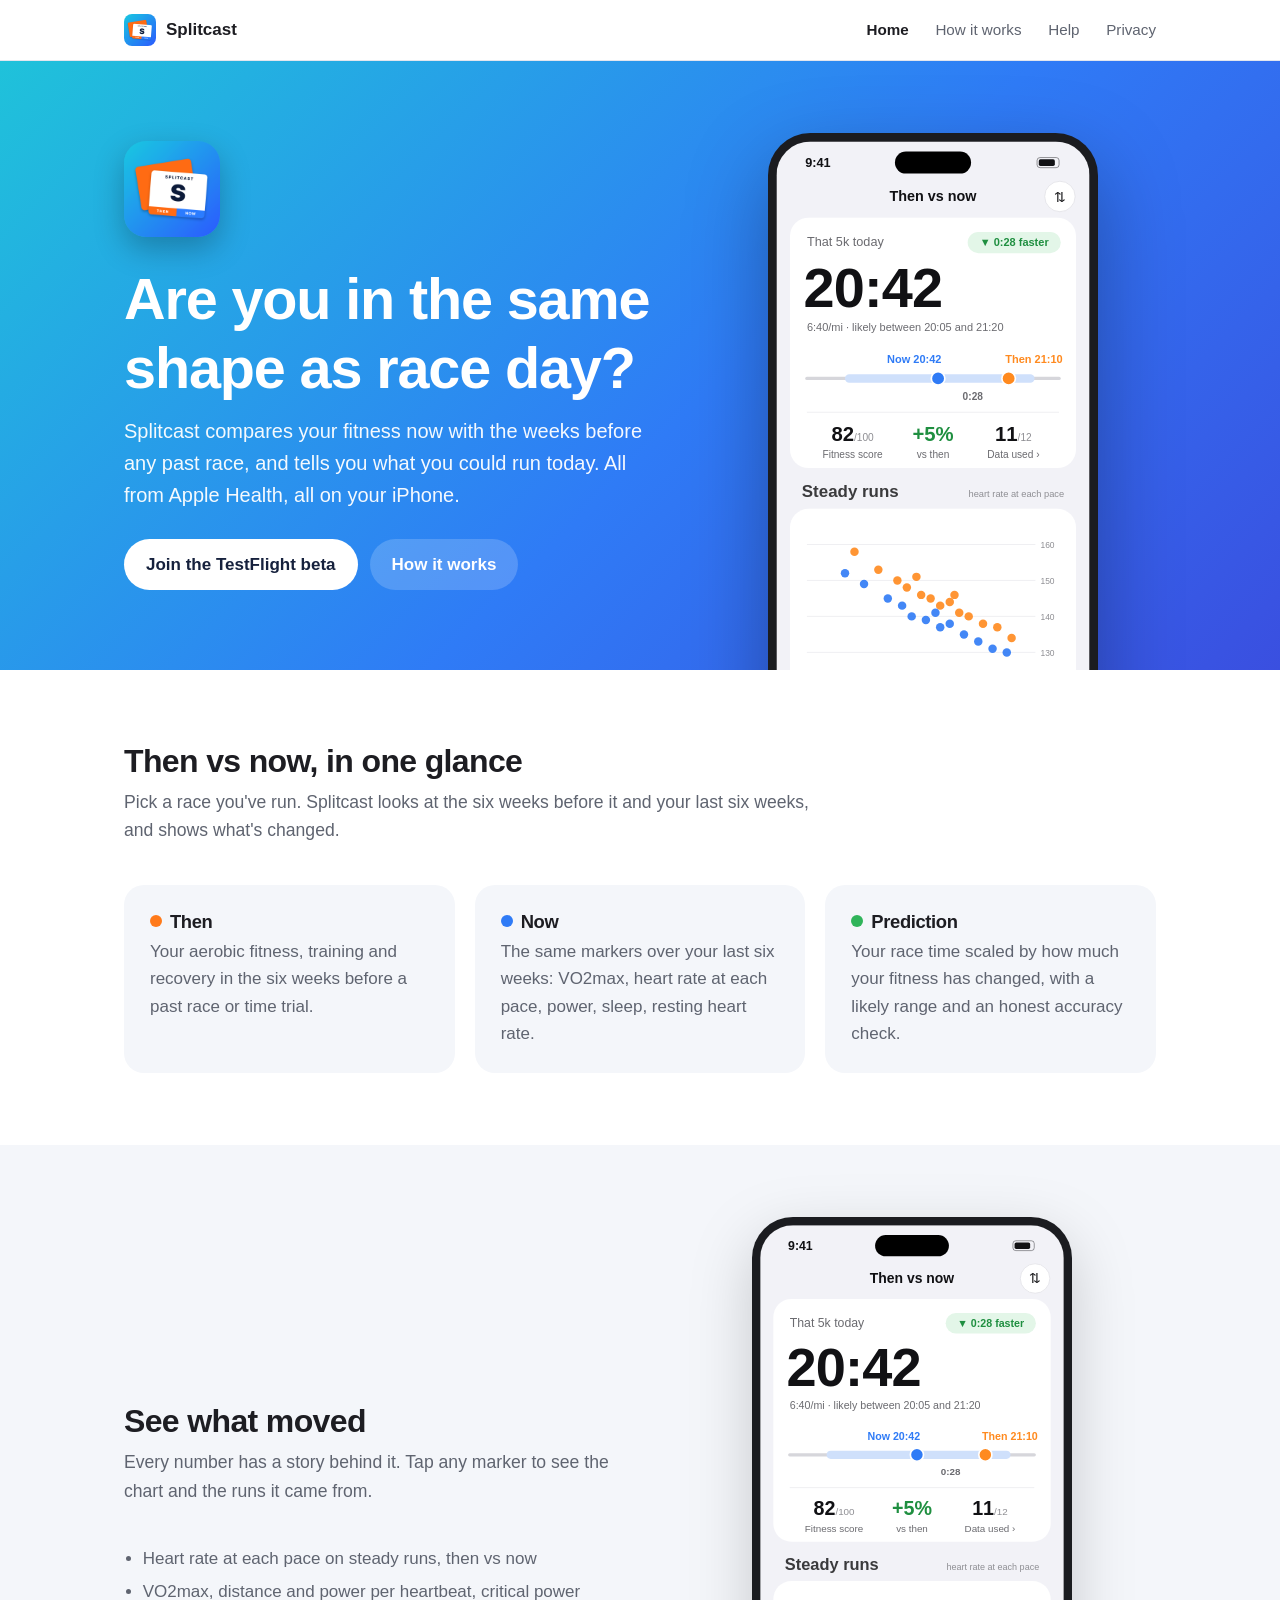
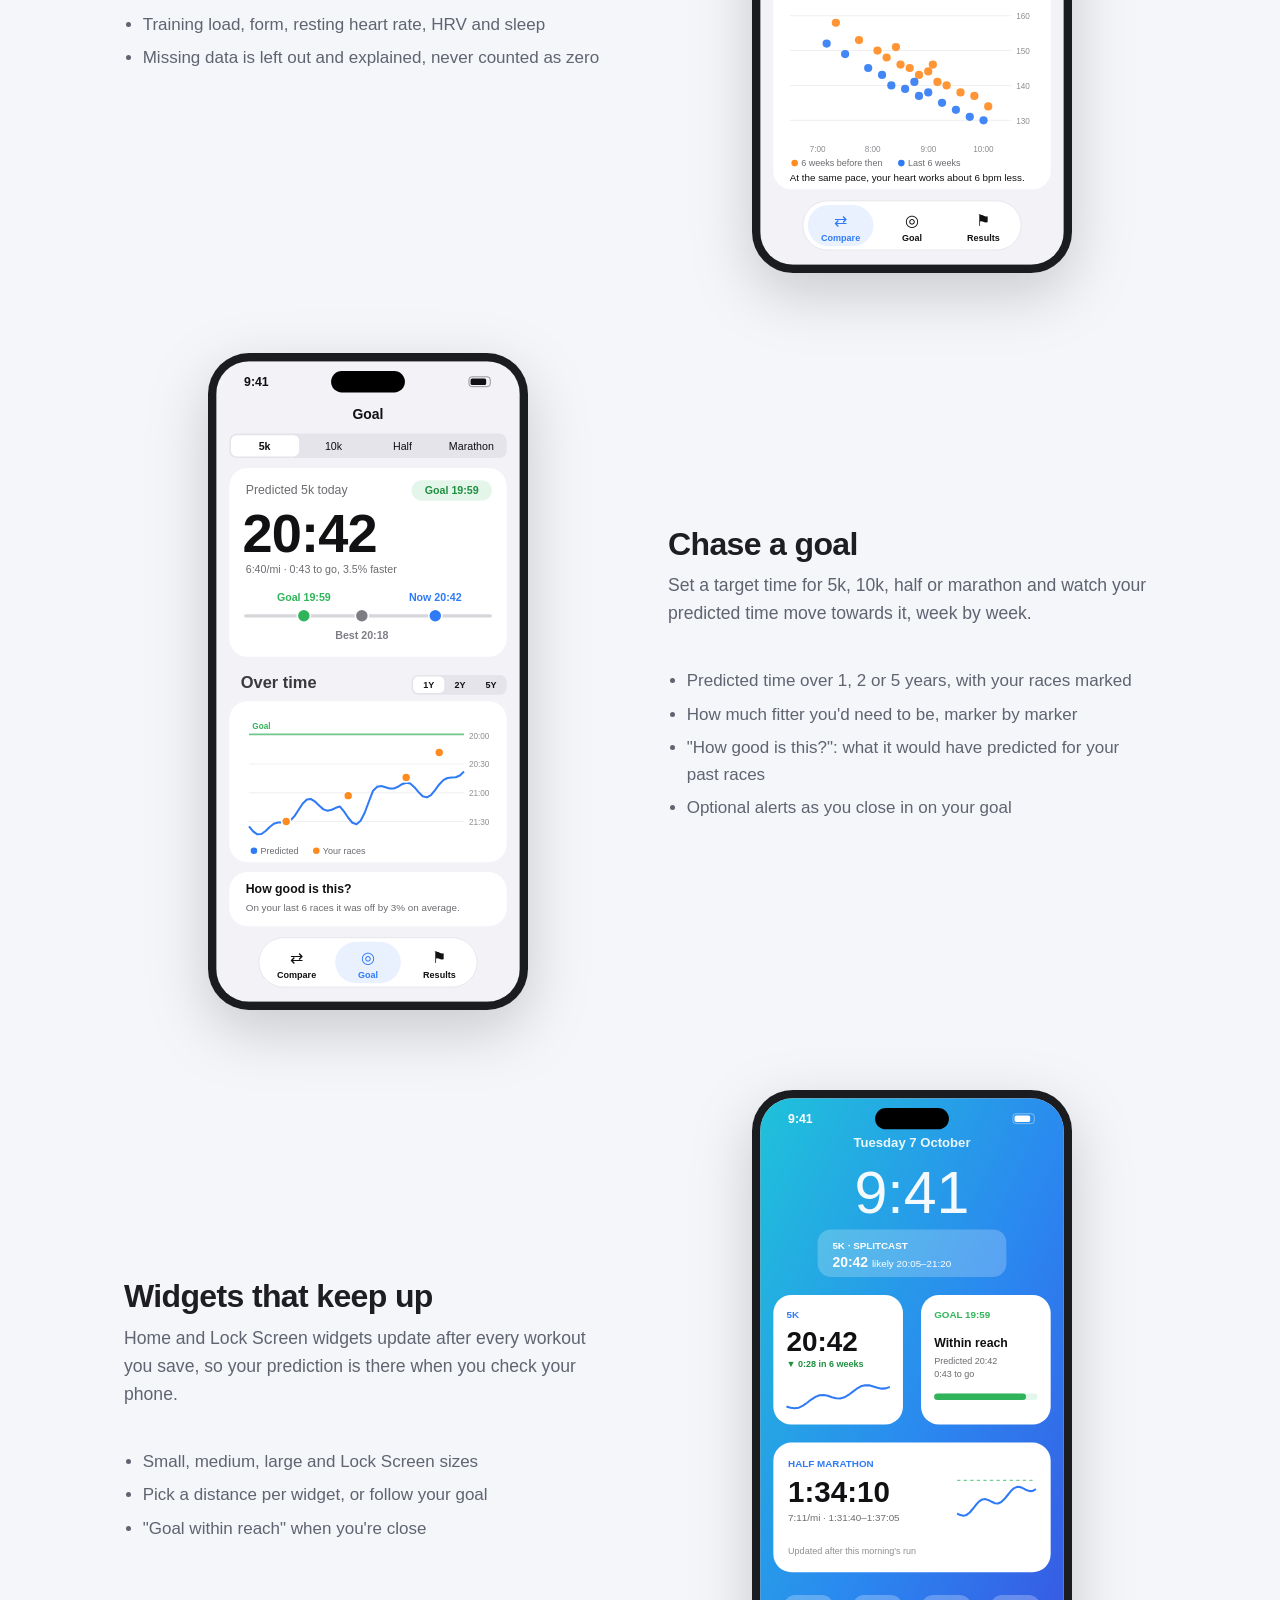
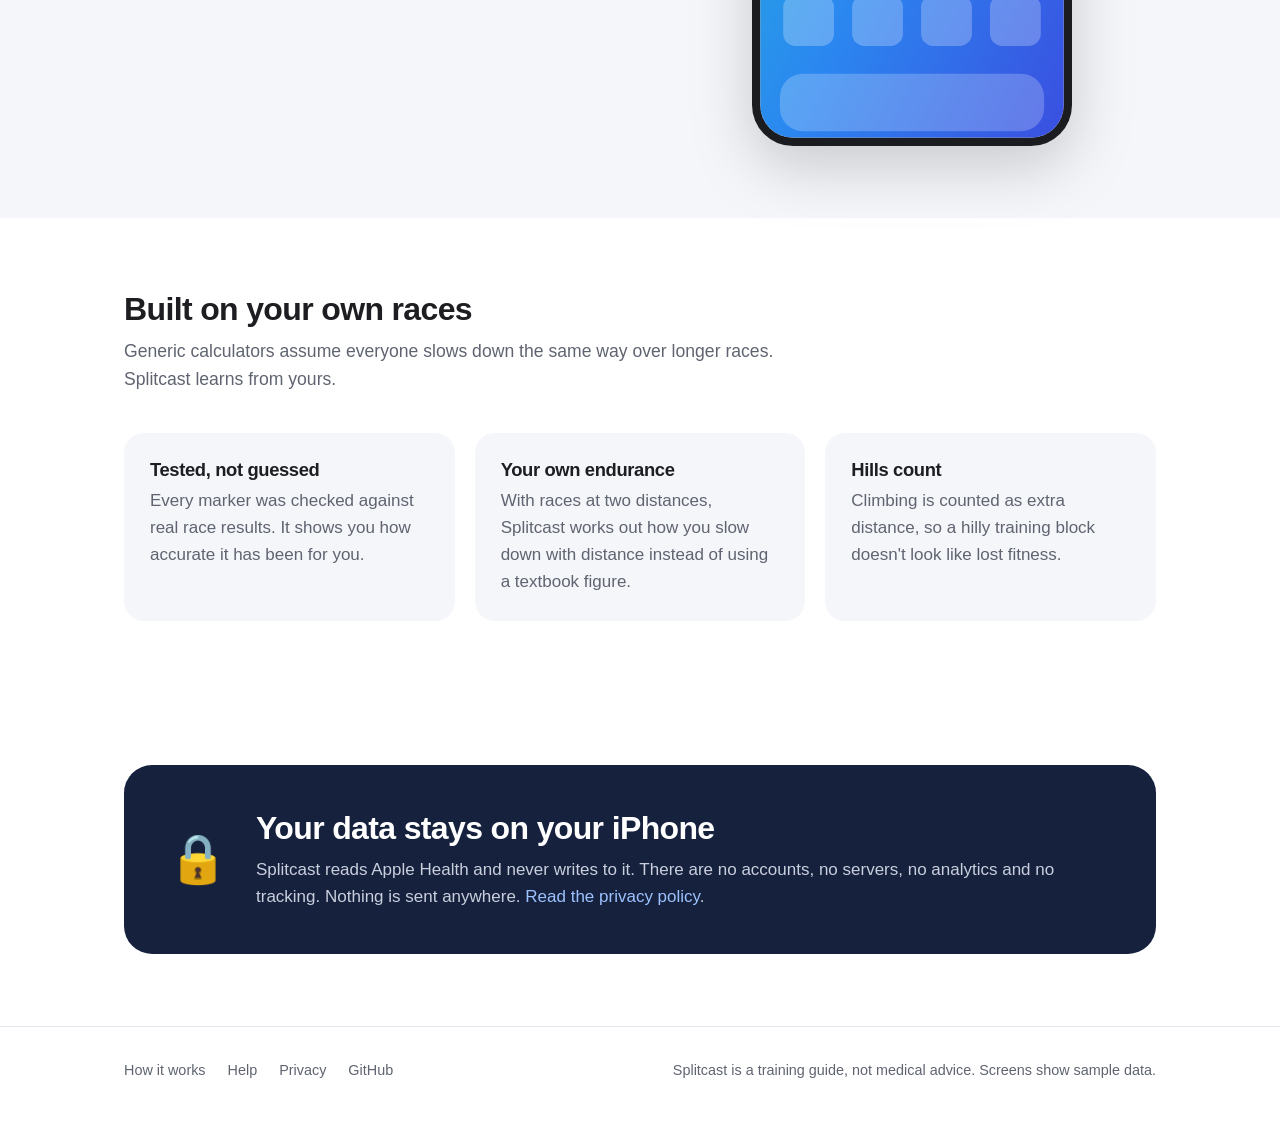
<file: site/index.html>
<!doctype html>
<html lang="en-GB">
<head>
  <meta charset="utf-8">
  <meta name="viewport" content="width=device-width, initial-scale=1">
  <title>Splitcast: race predictor for iPhone</title>
  <meta name="description" content="Compare your running fitness now with the weeks before a past race, and see what you could run today. Everything is worked out on your iPhone from Apple Health.">
  <meta property="og:title" content="Splitcast: race predictor">
  <meta property="og:description" content="Then vs now: compare your fitness with any past race and predict your time today. Private, on-device, from Apple Health.">
  <meta property="og:image" content="assets/icon.png">
  <link rel="icon" href="assets/favicon.png">
  <link rel="apple-touch-icon" href="assets/apple-touch-icon.png">
  <link rel="stylesheet" href="assets/style.css">
</head>
<body>
  <header class="site-header">
    <div class="wrap">
      <a class="brand" href="index.html"><img src="assets/icon.png" alt=""><span>Splitcast</span></a>
      <nav>
        <a href="index.html" aria-current="page">Home</a>
        <a href="how-it-works.html">How it works</a>
        <a href="help.html">Help</a>
        <a href="privacy.html">Privacy</a>
      </nav>
    </div>
  </header>

  <div class="hero">
    <div class="wrap">
      <div>
        <img class="hero-icon" src="assets/icon.png" alt="Splitcast app icon">
        <h1>Are you in the same shape as race day?</h1>
        <p class="lead">Splitcast compares your fitness now with the weeks before any past race, and tells you what you could run today. All from Apple Health, all on your iPhone.</p>
        <div class="buttons">
          <a class="button" href="#">Join the TestFlight beta</a>
          <a class="button ghost" href="how-it-works.html">How it works</a>
        </div>
      </div>
      <div class="hero-phone">
        <img src="assets/screens/compare.svg" alt="The Compare screen: a predicted 5k of 20:42, 28 seconds faster than the race it is compared with">
      </div>
    </div>
  </div>

  <section>
    <div class="wrap">
      <h2>Then vs now, in one glance</h2>
      <p class="section-intro">Pick a race you've run. Splitcast looks at the six weeks before it and your last six weeks, and shows what's changed.</p>
      <div class="features">
        <div class="feature">
          <h3><span class="dot then"></span>Then</h3>
          <p>Your aerobic fitness, training and recovery in the six weeks before a past race or time trial.</p>
        </div>
        <div class="feature">
          <h3><span class="dot now"></span>Now</h3>
          <p>The same markers over your last six weeks: VO2max, heart rate at each pace, power, sleep, resting heart rate.</p>
        </div>
        <div class="feature">
          <h3><span class="dot goal"></span>Prediction</h3>
          <p>Your race time scaled by how much your fitness has changed, with a likely range and an honest accuracy check.</p>
        </div>
      </div>
    </div>
  </section>

  <section class="alt">
    <div class="wrap">
      <div class="showcase">
        <div>
          <h2>See what moved</h2>
          <p class="section-intro">Every number has a story behind it. Tap any marker to see the chart and the runs it came from.</p>
          <ul>
            <li>Heart rate at each pace on steady runs, then vs now</li>
            <li>VO2max, distance and power per heartbeat, critical power</li>
            <li>Training load, form, resting heart rate, HRV and sleep</li>
            <li>Missing data is left out and explained, never counted as zero</li>
          </ul>
        </div>
        <img src="assets/screens/compare.svg" alt="Compare screen with a heart rate at each pace chart">
      </div>

      <div class="showcase flip">
        <div>
          <h2>Chase a goal</h2>
          <p class="section-intro">Set a target time for 5k, 10k, half or marathon and watch your predicted time move towards it, week by week.</p>
          <ul>
            <li>Predicted time over 1, 2 or 5 years, with your races marked</li>
            <li>How much fitter you'd need to be, marker by marker</li>
            <li>"How good is this?": what it would have predicted for your past races</li>
            <li>Optional alerts as you close in on your goal</li>
          </ul>
        </div>
        <img src="assets/screens/goal.svg" alt="Goal screen with a predicted 5k of 20:42 against a goal of 19:59">
      </div>

      <div class="showcase">
        <div>
          <h2>Widgets that keep up</h2>
          <p class="section-intro">Home and Lock Screen widgets update after every workout you save, so your prediction is there when you check your phone.</p>
          <ul>
            <li>Small, medium, large and Lock Screen sizes</li>
            <li>Pick a distance per widget, or follow your goal</li>
            <li>"Goal within reach" when you're close</li>
          </ul>
        </div>
        <img src="assets/screens/widgets.svg" alt="Splitcast widgets on the Lock Screen and Home Screen">
      </div>
    </div>
  </section>

  <section>
    <div class="wrap">
      <h2>Built on your own races</h2>
      <p class="section-intro">Generic calculators assume everyone slows down the same way over longer races. Splitcast learns from yours.</p>
      <div class="features">
        <div class="feature">
          <h3>Tested, not guessed</h3>
          <p>Every marker was checked against real race results. It shows you how accurate it has been for you.</p>
        </div>
        <div class="feature">
          <h3>Your own endurance</h3>
          <p>With races at two distances, Splitcast works out how you slow down with distance instead of using a textbook figure.</p>
        </div>
        <div class="feature">
          <h3>Hills count</h3>
          <p>Climbing is counted as extra distance, so a hilly training block doesn't look like lost fitness.</p>
        </div>
      </div>
    </div>
  </section>

  <section>
    <div class="wrap">
      <div class="privacy-band">
        <div class="lock" aria-hidden="true">🔒</div>
        <div>
          <h2>Your data stays on your iPhone</h2>
          <p>Splitcast reads Apple Health and never writes to it. There are no accounts, no servers, no analytics and no tracking. Nothing is sent anywhere. <a href="privacy.html">Read the privacy policy</a>.</p>
        </div>
      </div>
    </div>
  </section>

  <footer class="site-footer">
    <div class="wrap">
      <div>
        <a href="how-it-works.html">How it works</a>
        <a href="help.html">Help</a>
        <a href="privacy.html">Privacy</a>
        <a href="https://github.com/jamescoverdale/SplitCast">GitHub</a>
      </div>
      <div>Splitcast is a training guide, not medical advice. Screens show sample data.</div>
    </div>
  </footer>
</body>
</html>
</file>
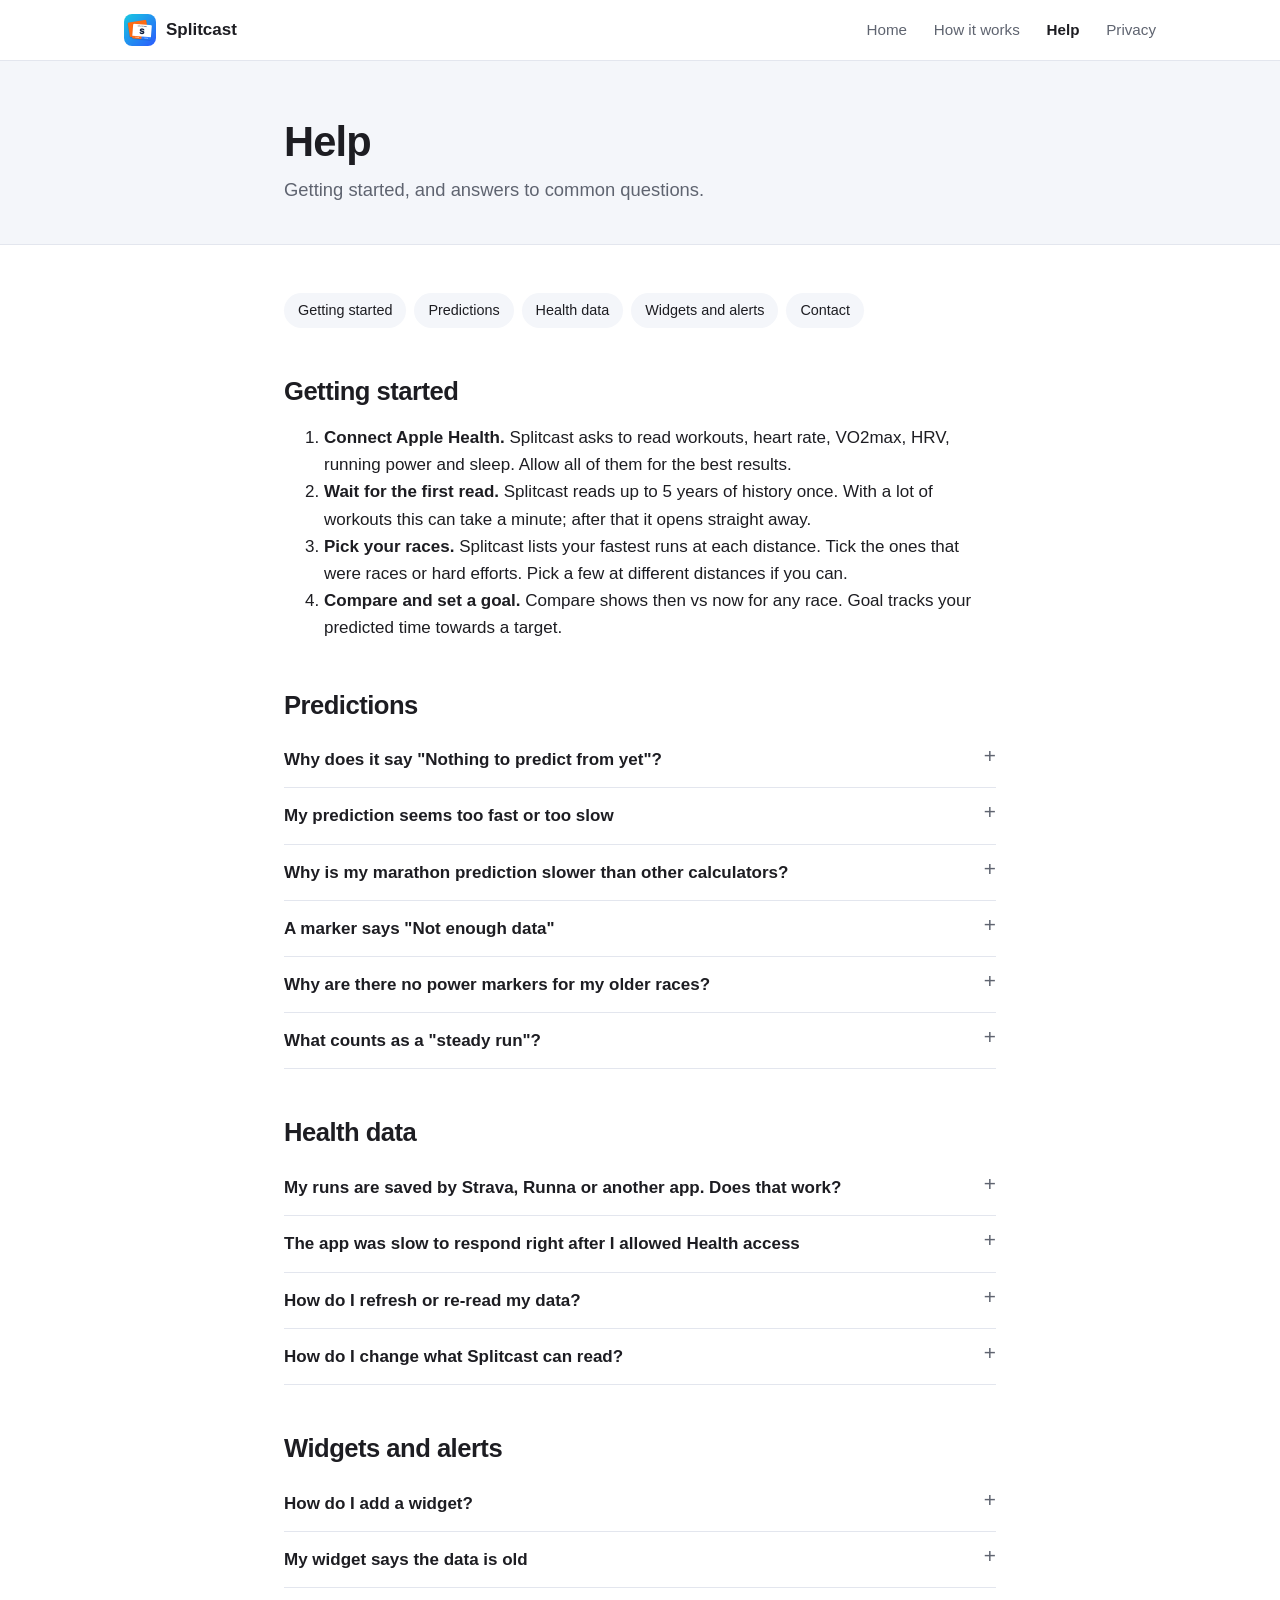
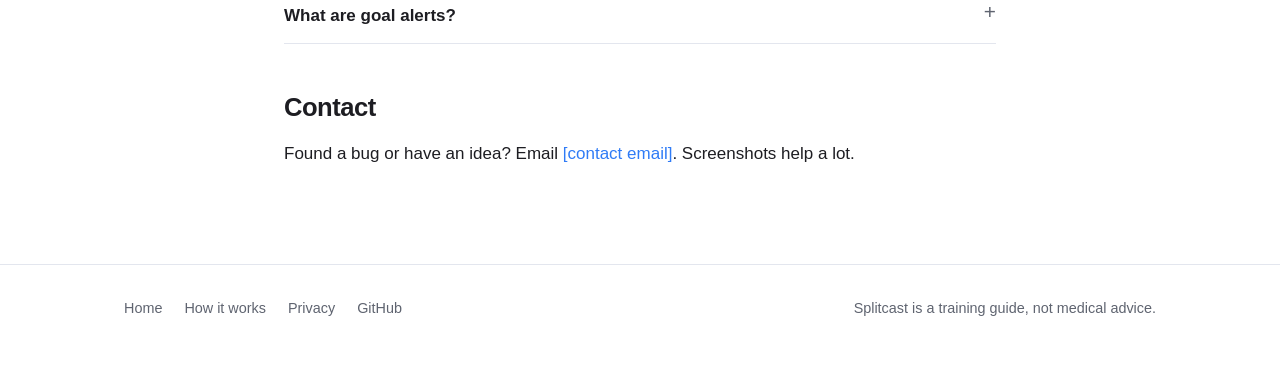
<file: site/help.html>
<!doctype html>
<html lang="en-GB">
<head>
  <meta charset="utf-8">
  <meta name="viewport" content="width=device-width, initial-scale=1">
  <title>Help · Splitcast</title>
  <meta name="description" content="Getting started with Splitcast, and answers to common questions.">
  <link rel="icon" href="assets/favicon.png">
  <link rel="apple-touch-icon" href="assets/apple-touch-icon.png">
  <link rel="stylesheet" href="assets/style.css">
</head>
<body>
  <header class="site-header">
    <div class="wrap">
      <a class="brand" href="index.html"><img src="assets/icon.png" alt=""><span>Splitcast</span></a>
      <nav>
        <a href="index.html">Home</a>
        <a href="how-it-works.html">How it works</a>
        <a href="help.html" aria-current="page">Help</a>
        <a href="privacy.html">Privacy</a>
      </nav>
    </div>
  </header>

  <div class="page-head">
    <div class="wrap narrow">
      <h1>Help</h1>
      <p>Getting started, and answers to common questions.</p>
    </div>
  </div>

  <main class="doc">
    <div class="wrap narrow">
      <ul class="toc">
        <li><a href="#start">Getting started</a></li>
        <li><a href="#predictions">Predictions</a></li>
        <li><a href="#data">Health data</a></li>
        <li><a href="#widgets">Widgets and alerts</a></li>
        <li><a href="#contact">Contact</a></li>
      </ul>

      <h2 id="start">Getting started</h2>
      <ol>
        <li><strong>Connect Apple Health.</strong> Splitcast asks to read workouts, heart rate, VO2max, HRV, running power and sleep. Allow all of them for the best results.</li>
        <li><strong>Wait for the first read.</strong> Splitcast reads up to 5 years of history once. With a lot of workouts this can take a minute; after that it opens straight away.</li>
        <li><strong>Pick your races.</strong> Splitcast lists your fastest runs at each distance. Tick the ones that were races or hard efforts. Pick a few at different distances if you can.</li>
        <li><strong>Compare and set a goal.</strong> Compare shows then vs now for any race. Goal tracks your predicted time towards a target.</li>
      </ol>

      <h2 id="predictions">Predictions</h2>
      <details>
        <summary>Why does it say "Nothing to predict from yet"?</summary>
        <p>Predictions start from one real result: a race, parkrun or hard solo effort. Add one in Results, or tick one of your fast runs. Until then, Goal shows a rough estimate from your fastest mile in the last 8 weeks.</p>
      </details>
      <details>
        <summary>My prediction seems too fast or too slow</summary>
        <p>Check "How good is this?" on the Goal tab to see how accurate it has been for you. Common causes: a race on a downhill or short course (swipe it in Results to stop it being used), a hilly race used as the benchmark (predictions assume a flat course), or a marker with odd data (turn it off in Results › Prediction markers).</p>
      </details>
      <details>
        <summary>Why is my marathon prediction slower than other calculators?</summary>
        <p>Most calculators assume everyone slows down by the same amount over longer races. When you have races at two distances within a year, Splitcast uses how you actually slow down, which for most people is more than the textbook figure.</p>
      </details>
      <details>
        <summary>A marker says "Not enough data"</summary>
        <p>Each marker needs a minimum amount of data in the window: a VO2max reading from the Watch in the 3 months before, or 3+ steady outdoor runs with heart rate (and running power, for the power markers). Missing markers are left out, not counted as zero, and the prediction uses the rest.</p>
      </details>
      <details>
        <summary>Why are there no power markers for my older races?</summary>
        <p>Apple Watch running power needs a Series 6 or later with watchOS 9 or newer. Races from before you had one simply use VO2max and distance per heartbeat.</p>
      </details>
      <details>
        <summary>What counts as a "steady run"?</summary>
        <p>An outdoor run of 5 km (3.1 miles) or more at an easy to moderate effort: an average heart rate between about 67% and 86% of your maximum. Treadmill runs, short jogs and hard sessions are left out, so runs compare fairly with each other. At least 3 are needed in each window.</p>
      </details>

      <h2 id="data">Health data</h2>
      <details>
        <summary>My runs are saved by Strava, Runna or another app. Does that work?</summary>
        <p>Yes. If your Watch was recording heart rate and power during the run, Splitcast uses those samples whichever app saved the workout. Runs saved by more than one app are counted once.</p>
      </details>
      <details>
        <summary>The app was slow to respond right after I allowed Health access</summary>
        <p>Health can take a few seconds to answer the first requests after you grant access, especially with years of data. It only happens on the first read.</p>
      </details>
      <details>
        <summary>How do I refresh or re-read my data?</summary>
        <p>Splitcast keeps a copy of your Health data so it opens quickly. In Results, tap Refresh for a quick update, or "Re-read all history" after fixing old workouts in Health. The app reminds you if the copy is more than 30 days old.</p>
      </details>
      <details>
        <summary>How do I change what Splitcast can read?</summary>
        <p>In the Settings app: Health › Data Access &amp; Devices › Splitcast. Splitcast never writes to Health.</p>
      </details>

      <h2 id="widgets">Widgets and alerts</h2>
      <details>
        <summary>How do I add a widget?</summary>
        <p>Touch and hold the Home Screen or Lock Screen, tap Edit › Add Widget and choose Splitcast. Touch and hold the widget and choose Edit Widget to pick a distance, or let it follow your goal.</p>
      </details>
      <details>
        <summary>My widget says the data is old</summary>
        <p>Widgets update when Splitcast is woken after a workout is saved, if "Update in the background" is on in Results › Settings. iOS can't read Health while your phone is locked, so it catches up next time. Opening the app always refreshes them.</p>
      </details>
      <details>
        <summary>What are goal alerts?</summary>
        <p>Optional notifications when your prediction moves within 10%, 5% or 2% of your goal, or beats it. At most one a day, never for getting less fit. Turn them on in Results › Settings.</p>
      </details>

      <h2 id="contact">Contact</h2>
      <p>Found a bug or have an idea? Email <a href="mailto:[contact email]">[contact email]</a>. Screenshots help a lot.</p>
    </div>
  </main>

  <footer class="site-footer">
    <div class="wrap">
      <div>
        <a href="index.html">Home</a>
        <a href="how-it-works.html">How it works</a>
        <a href="privacy.html">Privacy</a>
        <a href="https://github.com/jamescoverdale/SplitCast">GitHub</a>
      </div>
      <div>Splitcast is a training guide, not medical advice.</div>
    </div>
  </footer>
</body>
</html>
</file>
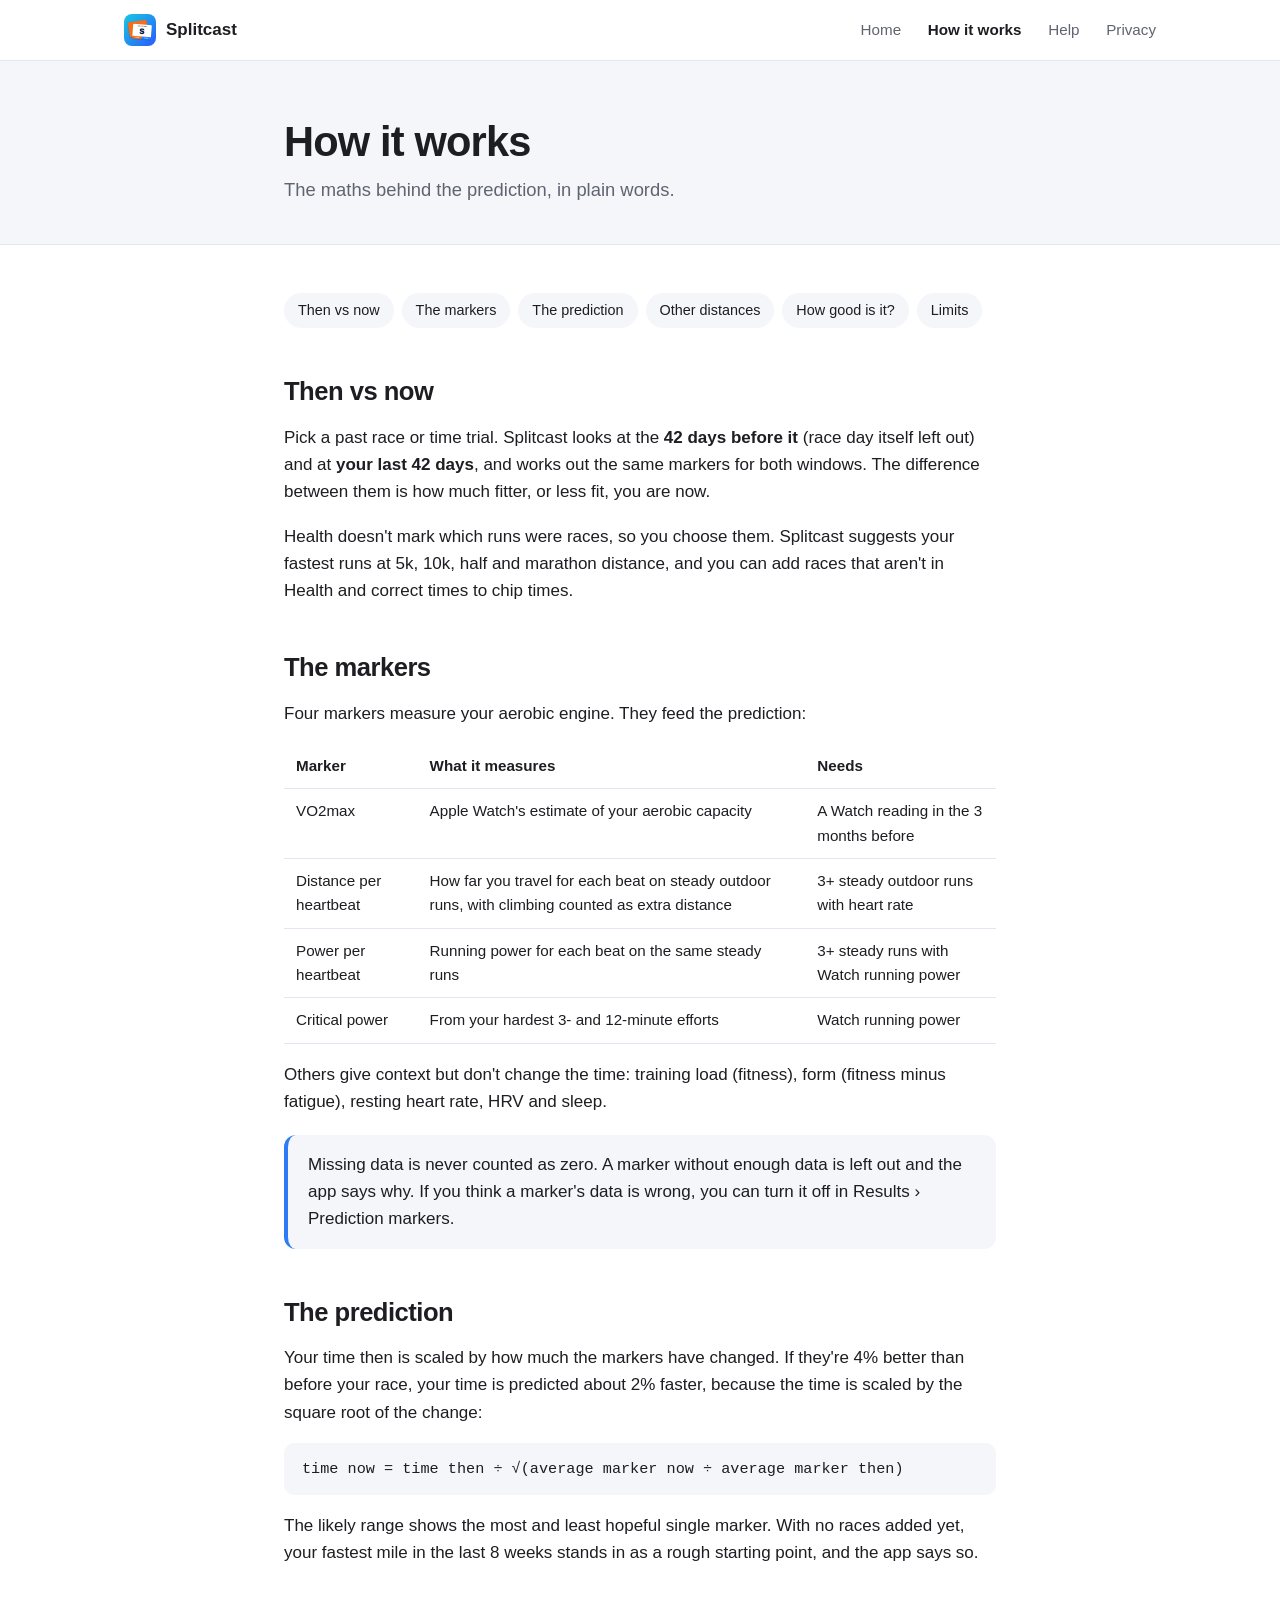
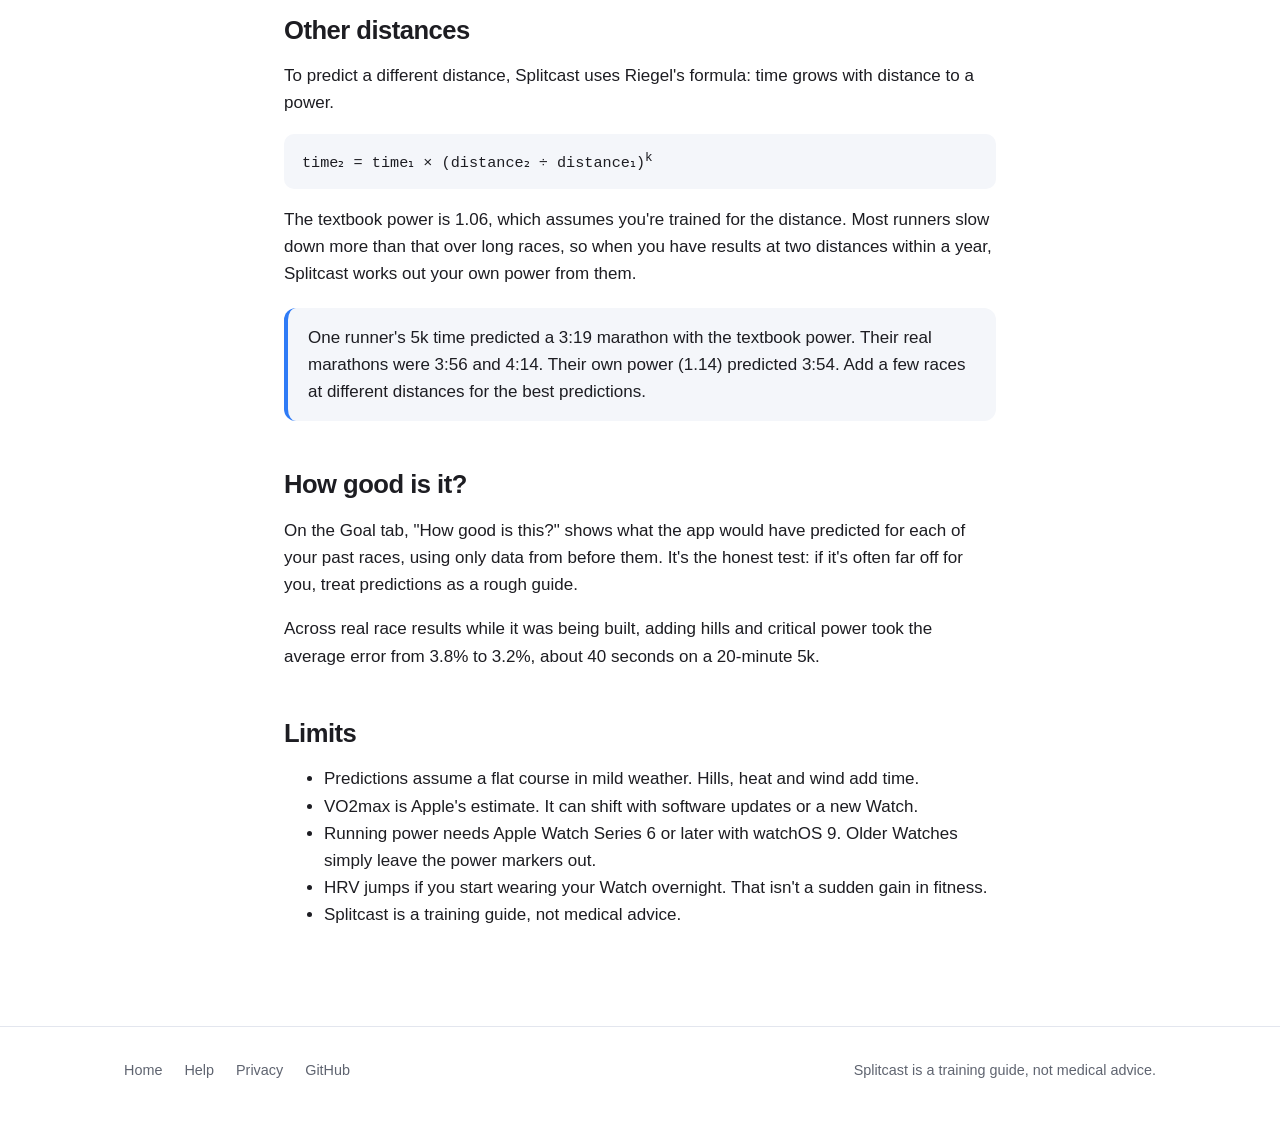
<file: site/how-it-works.html>
<!doctype html>
<html lang="en-GB">
<head>
  <meta charset="utf-8">
  <meta name="viewport" content="width=device-width, initial-scale=1">
  <title>How it works · Splitcast</title>
  <meta name="description" content="How Splitcast compares your fitness with a past race and predicts your race time today.">
  <link rel="icon" href="assets/favicon.png">
  <link rel="apple-touch-icon" href="assets/apple-touch-icon.png">
  <link rel="stylesheet" href="assets/style.css">
</head>
<body>
  <header class="site-header">
    <div class="wrap">
      <a class="brand" href="index.html"><img src="assets/icon.png" alt=""><span>Splitcast</span></a>
      <nav>
        <a href="index.html">Home</a>
        <a href="how-it-works.html" aria-current="page">How it works</a>
        <a href="help.html">Help</a>
        <a href="privacy.html">Privacy</a>
      </nav>
    </div>
  </header>

  <div class="page-head">
    <div class="wrap narrow">
      <h1>How it works</h1>
      <p>The maths behind the prediction, in plain words.</p>
    </div>
  </div>

  <main class="doc">
    <div class="wrap narrow">
      <ul class="toc">
        <li><a href="#then-vs-now">Then vs now</a></li>
        <li><a href="#markers">The markers</a></li>
        <li><a href="#prediction">The prediction</a></li>
        <li><a href="#distances">Other distances</a></li>
        <li><a href="#accuracy">How good is it?</a></li>
        <li><a href="#limits">Limits</a></li>
      </ul>

      <h2 id="then-vs-now">Then vs now</h2>
      <p>Pick a past race or time trial. Splitcast looks at the <strong>42 days before it</strong> (race day itself left out) and at <strong>your last 42 days</strong>, and works out the same markers for both windows. The difference between them is how much fitter, or less fit, you are now.</p>
      <p>Health doesn't mark which runs were races, so you choose them. Splitcast suggests your fastest runs at 5k, 10k, half and marathon distance, and you can add races that aren't in Health and correct times to chip times.</p>

      <h2 id="markers">The markers</h2>
      <p>Four markers measure your aerobic engine. They feed the prediction:</p>
      <table>
        <thead><tr><th>Marker</th><th>What it measures</th><th>Needs</th></tr></thead>
        <tbody>
          <tr><td>VO2max</td><td>Apple Watch's estimate of your aerobic capacity</td><td>A Watch reading in the 3 months before</td></tr>
          <tr><td>Distance per heartbeat</td><td>How far you travel for each beat on steady outdoor runs, with climbing counted as extra distance</td><td>3+ steady outdoor runs with heart rate</td></tr>
          <tr><td>Power per heartbeat</td><td>Running power for each beat on the same steady runs</td><td>3+ steady runs with Watch running power</td></tr>
          <tr><td>Critical power</td><td>From your hardest 3- and 12-minute efforts</td><td>Watch running power</td></tr>
        </tbody>
      </table>
      <p>Others give context but don't change the time: training load (fitness), form (fitness minus fatigue), resting heart rate, HRV and sleep.</p>
      <div class="callout">Missing data is never counted as zero. A marker without enough data is left out and the app says why. If you think a marker's data is wrong, you can turn it off in Results › Prediction markers.</div>

      <h2 id="prediction">The prediction</h2>
      <p>Your time then is scaled by how much the markers have changed. If they're 4% better than before your race, your time is predicted about 2% faster, because the time is scaled by the square root of the change:</p>
      <p class="formula">time now = time then ÷ √(average marker now ÷ average marker then)</p>
      <p>The likely range shows the most and least hopeful single marker. With no races added yet, your fastest mile in the last 8 weeks stands in as a rough starting point, and the app says so.</p>

      <h2 id="distances">Other distances</h2>
      <p>To predict a different distance, Splitcast uses Riegel's formula: time grows with distance to a power.</p>
      <p class="formula">time₂ = time₁ × (distance₂ ÷ distance₁)<sup>k</sup></p>
      <p>The textbook power is 1.06, which assumes you're trained for the distance. Most runners slow down more than that over long races, so when you have results at two distances within a year, Splitcast works out your own power from them.</p>
      <div class="callout">One runner's 5k time predicted a 3:19 marathon with the textbook power. Their real marathons were 3:56 and 4:14. Their own power (1.14) predicted 3:54. Add a few races at different distances for the best predictions.</div>

      <h2 id="accuracy">How good is it?</h2>
      <p>On the Goal tab, "How good is this?" shows what the app would have predicted for each of your past races, using only data from before them. It's the honest test: if it's often far off for you, treat predictions as a rough guide.</p>
      <p>Across real race results while it was being built, adding hills and critical power took the average error from 3.8% to 3.2%, about 40 seconds on a 20-minute 5k.</p>

      <h2 id="limits">Limits</h2>
      <ul>
        <li>Predictions assume a flat course in mild weather. Hills, heat and wind add time.</li>
        <li>VO2max is Apple's estimate. It can shift with software updates or a new Watch.</li>
        <li>Running power needs Apple Watch Series 6 or later with watchOS 9. Older Watches simply leave the power markers out.</li>
        <li>HRV jumps if you start wearing your Watch overnight. That isn't a sudden gain in fitness.</li>
        <li>Splitcast is a training guide, not medical advice.</li>
      </ul>
    </div>
  </main>

  <footer class="site-footer">
    <div class="wrap">
      <div>
        <a href="index.html">Home</a>
        <a href="help.html">Help</a>
        <a href="privacy.html">Privacy</a>
        <a href="https://github.com/jamescoverdale/SplitCast">GitHub</a>
      </div>
      <div>Splitcast is a training guide, not medical advice.</div>
    </div>
  </footer>
</body>
</html>
</file>
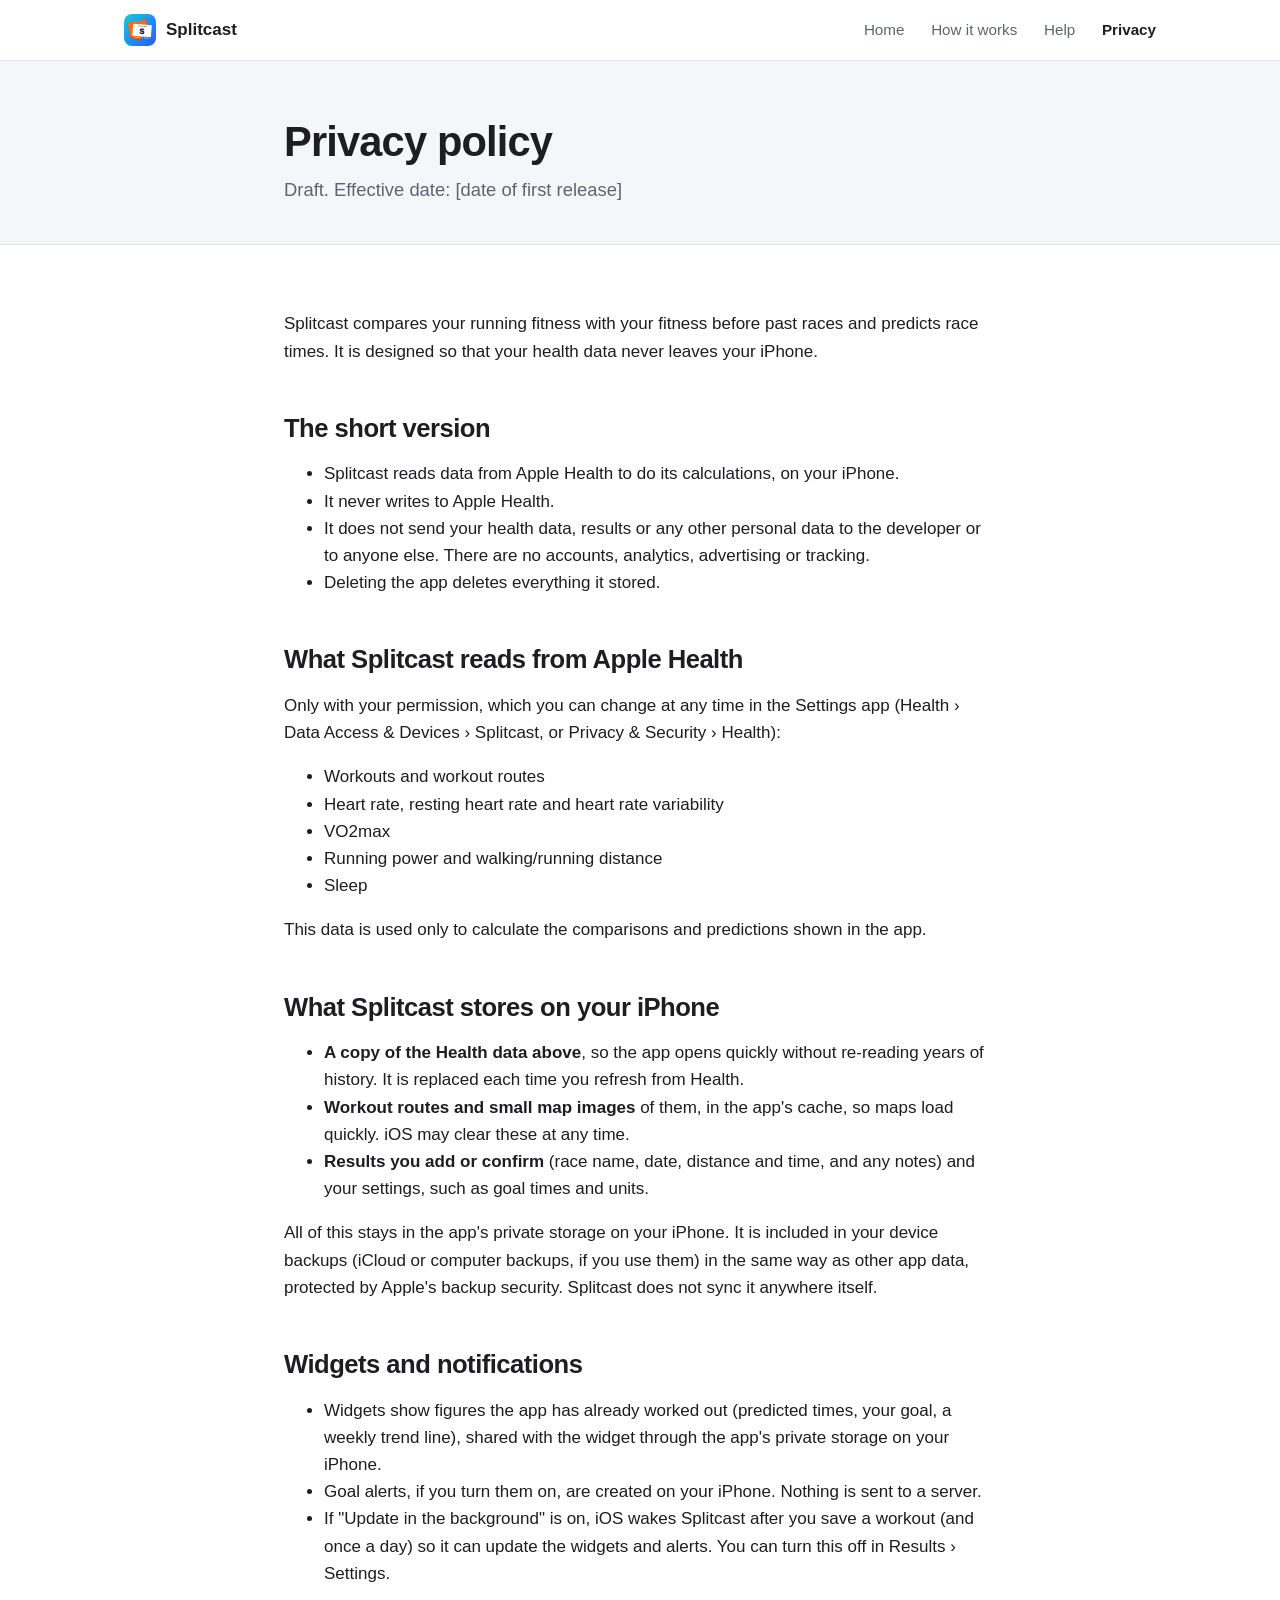
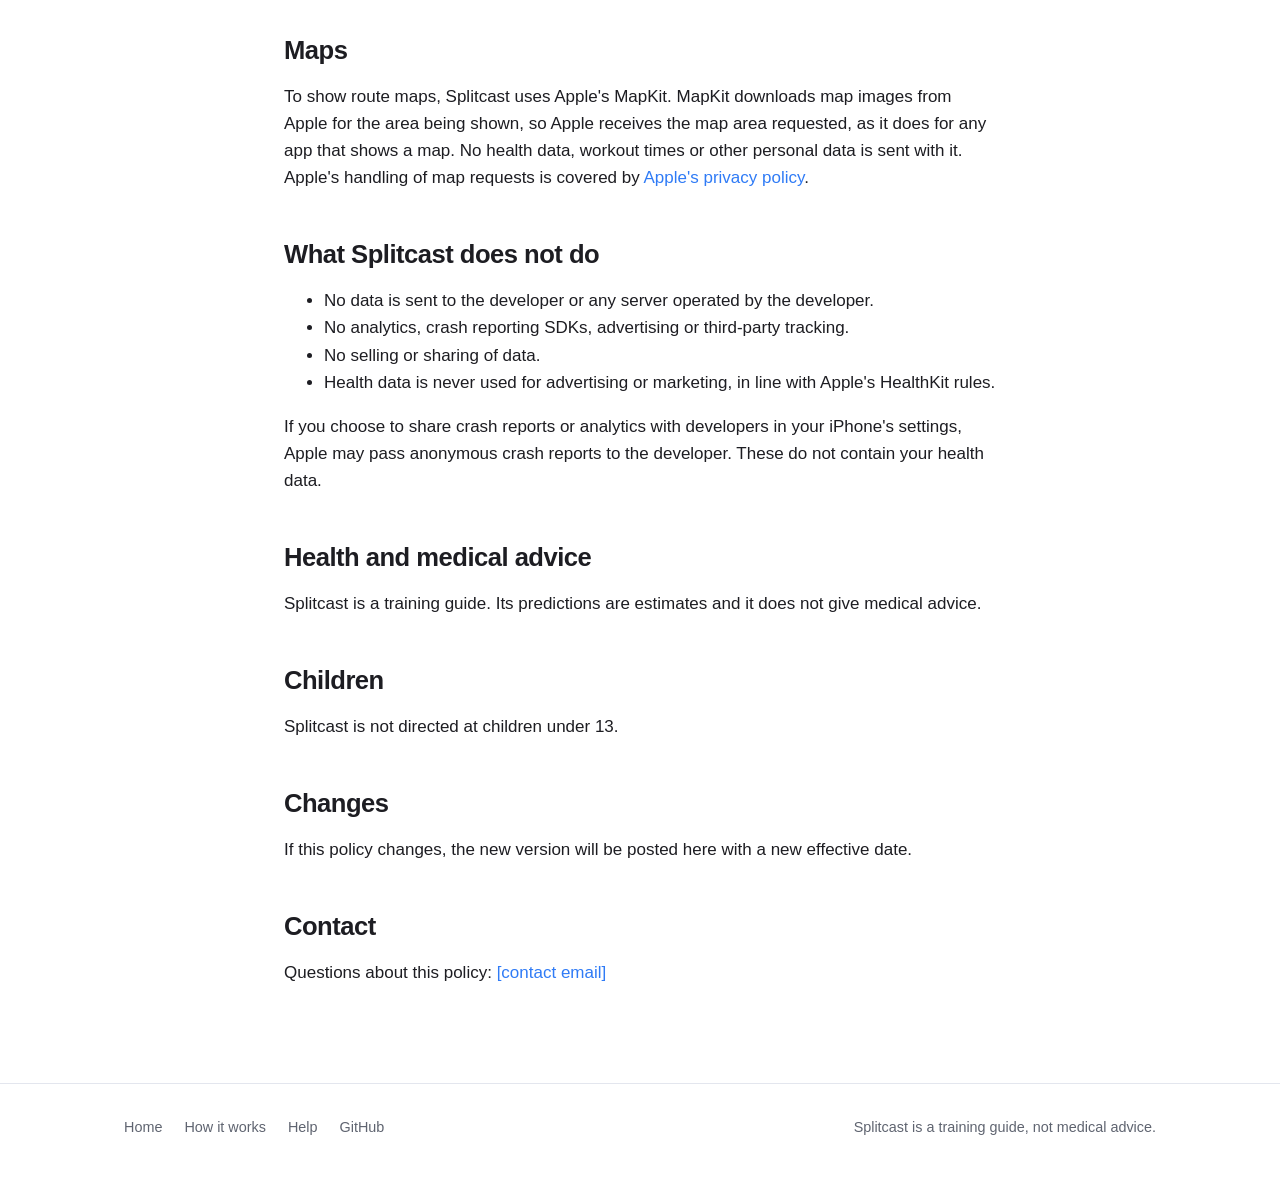
<file: site/privacy.html>
<!doctype html>
<html lang="en-GB">
<head>
  <meta charset="utf-8">
  <meta name="viewport" content="width=device-width, initial-scale=1">
  <title>Privacy policy · Splitcast</title>
  <meta name="description" content="Splitcast's privacy policy: your health data never leaves your iPhone.">
  <link rel="icon" href="assets/favicon.png">
  <link rel="apple-touch-icon" href="assets/apple-touch-icon.png">
  <link rel="stylesheet" href="assets/style.css">
</head>
<body>
  <header class="site-header">
    <div class="wrap">
      <a class="brand" href="index.html"><img src="assets/icon.png" alt=""><span>Splitcast</span></a>
      <nav>
        <a href="index.html">Home</a>
        <a href="how-it-works.html">How it works</a>
        <a href="help.html">Help</a>
        <a href="privacy.html" aria-current="page">Privacy</a>
      </nav>
    </div>
  </header>

  <div class="page-head">
    <div class="wrap narrow">
      <h1>Privacy policy</h1>
      <p>Draft. Effective date: [date of first release]</p>
    </div>
  </div>

  <main class="doc">
    <div class="wrap narrow">
      <p>Splitcast compares your running fitness with your fitness before past races and predicts race times. It is designed so that your health data never leaves your iPhone.</p>

      <h2>The short version</h2>
      <ul>
        <li>Splitcast reads data from Apple Health to do its calculations, on your iPhone.</li>
        <li>It never writes to Apple Health.</li>
        <li>It does not send your health data, results or any other personal data to the developer or to anyone else. There are no accounts, analytics, advertising or tracking.</li>
        <li>Deleting the app deletes everything it stored.</li>
      </ul>

      <h2>What Splitcast reads from Apple Health</h2>
      <p>Only with your permission, which you can change at any time in the Settings app (Health › Data Access &amp; Devices › Splitcast, or Privacy &amp; Security › Health):</p>
      <ul>
        <li>Workouts and workout routes</li>
        <li>Heart rate, resting heart rate and heart rate variability</li>
        <li>VO2max</li>
        <li>Running power and walking/running distance</li>
        <li>Sleep</li>
      </ul>
      <p>This data is used only to calculate the comparisons and predictions shown in the app.</p>

      <h2>What Splitcast stores on your iPhone</h2>
      <ul>
        <li><strong>A copy of the Health data above</strong>, so the app opens quickly without re-reading years of history. It is replaced each time you refresh from Health.</li>
        <li><strong>Workout routes and small map images</strong> of them, in the app's cache, so maps load quickly. iOS may clear these at any time.</li>
        <li><strong>Results you add or confirm</strong> (race name, date, distance and time, and any notes) and your settings, such as goal times and units.</li>
      </ul>
      <p>All of this stays in the app's private storage on your iPhone. It is included in your device backups (iCloud or computer backups, if you use them) in the same way as other app data, protected by Apple's backup security. Splitcast does not sync it anywhere itself.</p>

      <h2>Widgets and notifications</h2>
      <ul>
        <li>Widgets show figures the app has already worked out (predicted times, your goal, a weekly trend line), shared with the widget through the app's private storage on your iPhone.</li>
        <li>Goal alerts, if you turn them on, are created on your iPhone. Nothing is sent to a server.</li>
        <li>If "Update in the background" is on, iOS wakes Splitcast after you save a workout (and once a day) so it can update the widgets and alerts. You can turn this off in Results › Settings.</li>
      </ul>

      <h2>Maps</h2>
      <p>To show route maps, Splitcast uses Apple's MapKit. MapKit downloads map images from Apple for the area being shown, so Apple receives the map area requested, as it does for any app that shows a map. No health data, workout times or other personal data is sent with it. Apple's handling of map requests is covered by <a href="https://www.apple.com/legal/privacy/">Apple's privacy policy</a>.</p>

      <h2>What Splitcast does not do</h2>
      <ul>
        <li>No data is sent to the developer or any server operated by the developer.</li>
        <li>No analytics, crash reporting SDKs, advertising or third-party tracking.</li>
        <li>No selling or sharing of data.</li>
        <li>Health data is never used for advertising or marketing, in line with Apple's HealthKit rules.</li>
      </ul>
      <p>If you choose to share crash reports or analytics with developers in your iPhone's settings, Apple may pass anonymous crash reports to the developer. These do not contain your health data.</p>

      <h2>Health and medical advice</h2>
      <p>Splitcast is a training guide. Its predictions are estimates and it does not give medical advice.</p>

      <h2>Children</h2>
      <p>Splitcast is not directed at children under 13.</p>

      <h2>Changes</h2>
      <p>If this policy changes, the new version will be posted here with a new effective date.</p>

      <h2>Contact</h2>
      <p>Questions about this policy: <a href="mailto:[contact email]">[contact email]</a></p>
    </div>
  </main>

  <footer class="site-footer">
    <div class="wrap">
      <div>
        <a href="index.html">Home</a>
        <a href="how-it-works.html">How it works</a>
        <a href="help.html">Help</a>
        <a href="https://github.com/jamescoverdale/SplitCast">GitHub</a>
      </div>
      <div>Splitcast is a training guide, not medical advice.</div>
    </div>
  </footer>
</body>
</html>
</file>
<file: site/assets/style.css>
:root {
  --cyan: #1fc2da;
  --blue: #2f7bf6;
  --indigo: #3a4fe0;
  --orange: #ff7a1a;
  --green: #1f8f40;
  --ink: #16213d;
  --text: #1d1d22;
  --muted: #5f6470;
  --bg: #ffffff;
  --panel: #f4f6fa;
  --line: #e3e6ee;
  --radius: 20px;
  --width: 1080px;
  color-scheme: light dark;
}

@media (prefers-color-scheme: dark) {
  :root {
    --text: #eef0f5;
    --muted: #a3a9b6;
    --bg: #0d1017;
    --panel: #171b25;
    --line: #262b38;
    --green: #45c46c;
  }
}

* { box-sizing: border-box; }

body {
  margin: 0;
  font: 17px/1.6 -apple-system, BlinkMacSystemFont, "SF Pro Text", "Segoe UI", Roboto, "Helvetica Neue", Arial, sans-serif;
  color: var(--text);
  background: var(--bg);
  -webkit-font-smoothing: antialiased;
}

a { color: var(--blue); text-decoration: none; }
a:hover { text-decoration: underline; }
img { max-width: 100%; height: auto; }
h1, h2, h3 { line-height: 1.2; letter-spacing: -0.02em; }
h2 { font-size: 2rem; margin: 0 0 0.5rem; }
h3 { font-size: 1.15rem; margin: 0 0 0.35rem; }

.wrap { max-width: var(--width); margin: 0 auto; padding: 0 24px; }
.narrow { max-width: 760px; }

/* Header */
.site-header {
  position: sticky; top: 0; z-index: 10;
  background: color-mix(in srgb, var(--bg) 85%, transparent);
  backdrop-filter: saturate(180%) blur(16px);
  -webkit-backdrop-filter: saturate(180%) blur(16px);
  border-bottom: 1px solid var(--line);
}
.site-header .wrap { display: flex; align-items: center; justify-content: space-between; height: 60px; }
.brand { display: flex; align-items: center; gap: 10px; font-weight: 700; color: var(--text); }
.brand img { width: 32px; height: 32px; border-radius: 8px; }
.brand:hover { text-decoration: none; }
nav a { color: var(--muted); margin-left: 22px; font-size: 0.95rem; }
nav a[aria-current="page"] { color: var(--text); font-weight: 600; }

/* Hero */
.hero {
  color: #fff;
  background: linear-gradient(135deg, var(--cyan) 0%, var(--blue) 55%, var(--indigo) 100%);
  overflow: hidden;
}
.hero .wrap { display: grid; grid-template-columns: 1.1fr 0.9fr; gap: 40px; align-items: center; padding-top: 72px; padding-bottom: 0; }
.hero-icon { width: 96px; height: 96px; border-radius: 22px; box-shadow: 0 12px 30px rgb(0 0 0 / 0.25); }
.hero h1 { font-size: clamp(2.4rem, 5vw, 3.6rem); margin: 20px 0 12px; }
.hero p.lead { font-size: 1.25rem; opacity: 0.95; max-width: 30em; margin: 0 0 28px; }
.hero-phone { align-self: end; filter: drop-shadow(0 30px 40px rgb(0 0 0 / 0.3)); margin-bottom: -140px; }
.hero-phone img { display: block; margin: 0 auto; width: 330px; }

.buttons { display: flex; flex-wrap: wrap; gap: 12px; margin-bottom: 72px; }
.button {
  display: inline-block; padding: 12px 22px; border-radius: 999px; font-weight: 600;
  background: #fff; color: var(--ink);
}
.button.ghost { background: rgb(255 255 255 / 0.18); color: #fff; }
.button:hover { text-decoration: none; filter: brightness(0.96); }
.badge {
  display: inline-block; font-size: 0.8rem; font-weight: 700; letter-spacing: 0.08em; text-transform: uppercase;
  padding: 4px 10px; border-radius: 999px; background: rgb(255 255 255 / 0.2);
}

/* Sections */
section { padding: 72px 0; }
section.alt { background: var(--panel); }
.section-intro { color: var(--muted); font-size: 1.1rem; max-width: 40em; margin: 0 0 40px; }

.features { display: grid; grid-template-columns: repeat(3, 1fr); gap: 20px; }
.feature { background: var(--panel); border-radius: var(--radius); padding: 26px; }
section.alt .feature { background: var(--bg); }
.feature p { color: var(--muted); margin: 0; }
.dot { display: inline-block; width: 12px; height: 12px; border-radius: 50%; margin-right: 8px; vertical-align: 1px; }
.dot.then { background: var(--orange); }
.dot.now { background: var(--blue); }
.dot.goal { background: #30b45a; }

.showcase { display: grid; grid-template-columns: 1fr 1fr; gap: 56px; align-items: center; }
.showcase + .showcase { margin-top: 80px; }
.showcase.flip > :first-child { order: 2; }
.showcase img { display: block; margin: 0 auto; width: 320px; filter: drop-shadow(0 20px 30px rgb(0 0 0 / 0.18)); }
.showcase ul { padding-left: 1.1em; color: var(--muted); }
.showcase li { margin: 6px 0; }

.privacy-band {
  background: var(--ink); color: #fff; border-radius: 28px; padding: 44px;
  display: grid; grid-template-columns: auto 1fr; gap: 28px; align-items: center;
}
.privacy-band .lock { font-size: 3rem; }
.privacy-band p { color: #c9cfdd; margin: 0.4rem 0 0; }
.privacy-band a { color: #9cc2ff; }

/* Docs pages */
.page-head { background: var(--panel); padding: 56px 0 40px; border-bottom: 1px solid var(--line); }
.page-head h1 { font-size: 2.6rem; margin: 0 0 8px; }
.page-head p { color: var(--muted); font-size: 1.15rem; margin: 0; }
.doc { padding: 48px 0 80px; }
.doc h2 { font-size: 1.6rem; margin: 48px 0 12px; }
.doc h2:first-child { margin-top: 0; }
.doc p, .doc li { color: var(--text); }
.doc .muted { color: var(--muted); }
.callout { background: var(--panel); border-left: 4px solid var(--blue); border-radius: 12px; padding: 16px 20px; margin: 20px 0; }
.callout.warn { border-left-color: var(--orange); }
.formula { font-family: ui-monospace, "SF Mono", Menlo, monospace; font-size: 0.95rem; background: var(--panel); border-radius: 10px; padding: 14px 18px; overflow-x: auto; }
.toc { display: flex; flex-wrap: wrap; gap: 8px; margin: 0 0 32px; padding: 0; list-style: none; }
.toc a { display: inline-block; padding: 6px 14px; border-radius: 999px; background: var(--panel); color: var(--text); font-size: 0.9rem; }

details { border-bottom: 1px solid var(--line); padding: 14px 0; }
details summary { cursor: pointer; font-weight: 600; list-style: none; display: flex; justify-content: space-between; gap: 16px; }
details summary::-webkit-details-marker { display: none; }
details summary::after { content: "+"; color: var(--muted); font-weight: 400; font-size: 1.3rem; line-height: 1; }
details[open] summary::after { content: "–"; }
details > :not(summary) { color: var(--muted); }

table { border-collapse: collapse; width: 100%; margin: 16px 0; font-size: 0.95rem; }
th, td { text-align: left; padding: 10px 12px; border-bottom: 1px solid var(--line); vertical-align: top; }
th { font-weight: 600; }

/* Footer */
.site-footer { border-top: 1px solid var(--line); padding: 32px 0 48px; color: var(--muted); font-size: 0.9rem; }
.site-footer .wrap { display: flex; flex-wrap: wrap; justify-content: space-between; gap: 16px; }
.site-footer a { color: var(--muted); margin-right: 18px; }

@media (max-width: 820px) {
  .hero .wrap, .showcase, .privacy-band { grid-template-columns: 1fr; }
  .showcase.flip > :first-child { order: 0; }
  .features { grid-template-columns: 1fr; }
  .privacy-band { padding: 28px; }
  .hero-phone img { width: 260px; }
  nav a { margin-left: 14px; }
}
@media (max-width: 520px) {
  .brand span { display: none; }
  nav a { margin-left: 12px; font-size: 0.88rem; }
}
</file>
